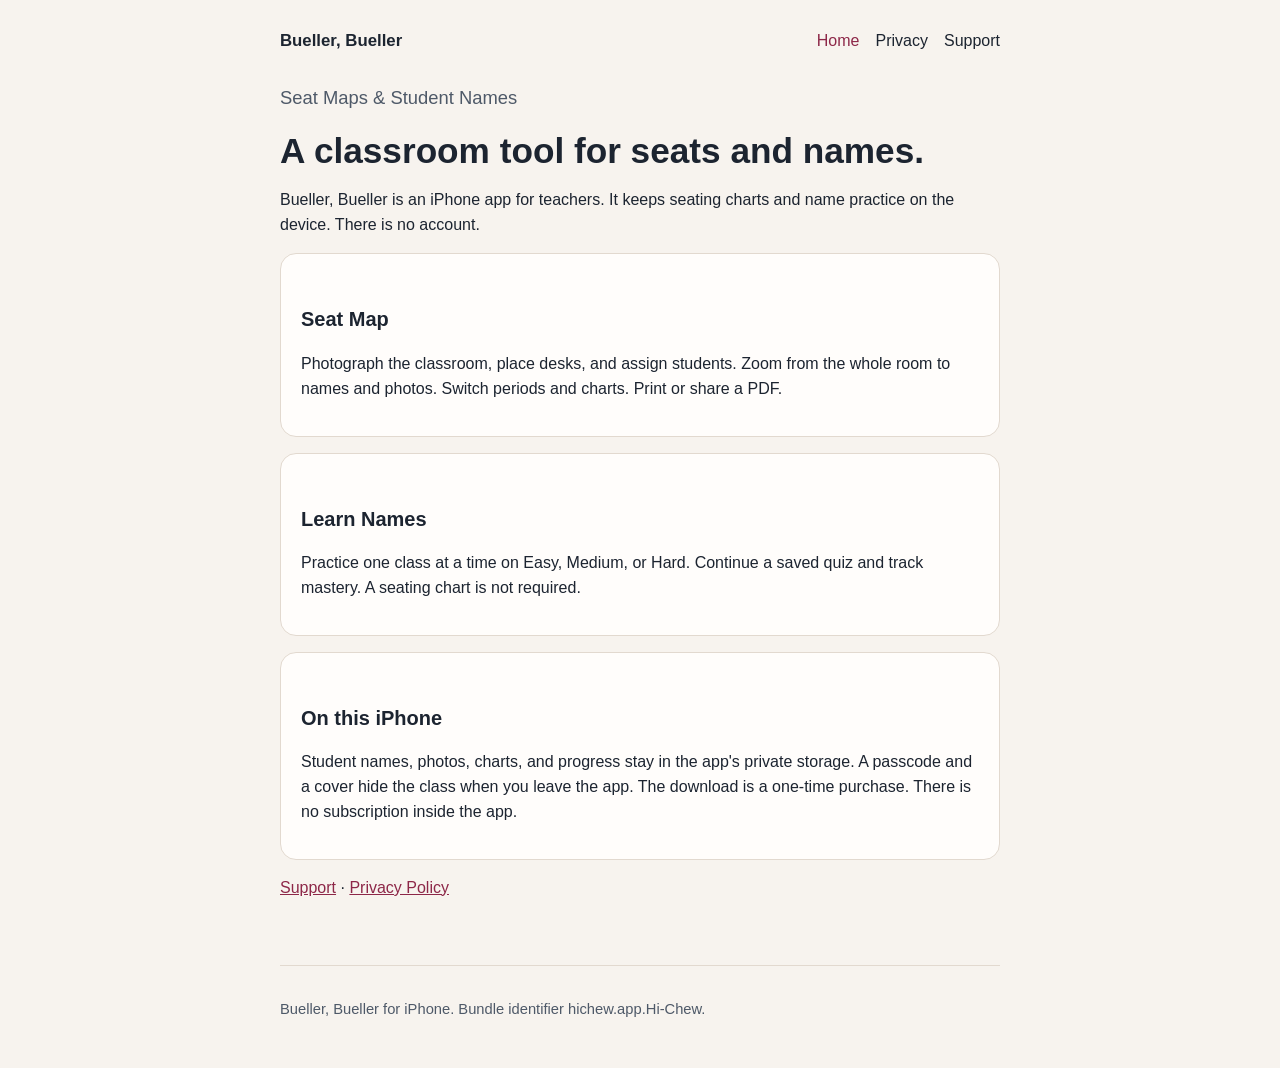
<file: index.html>
<!DOCTYPE html>
<html lang="en">
<head>
  <meta charset="utf-8">
  <meta name="viewport" content="width=device-width, initial-scale=1">
  <title>Bueller, Bueller</title>
  <meta name="description" content="Seat maps and student names for teachers. Records stay on the iPhone.">
  <link rel="stylesheet" href="styles.css">
</head>
<body>
  <header>
    <strong>Bueller, Bueller</strong>
    <nav>
      <a href="index.html" aria-current="page">Home</a>
      <a href="privacy.html">Privacy</a>
      <a href="support.html">Support</a>
    </nav>
  </header>
  <main>
    <p class="lede">Seat Maps &amp; Student Names</p>
    <h1>A classroom tool for seats and names.</h1>
    <p>Bueller, Bueller is an iPhone app for teachers. It keeps seating charts and name practice on the device. There is no account.</p>
    <div class="card">
      <h2>Seat Map</h2>
      <p>Photograph the classroom, place desks, and assign students. Zoom from the whole room to names and photos. Switch periods and charts. Print or share a PDF.</p>
    </div>
    <div class="card">
      <h2>Learn Names</h2>
      <p>Practice one class at a time on Easy, Medium, or Hard. Continue a saved quiz and track mastery. A seating chart is not required.</p>
    </div>
    <div class="card">
      <h2>On this iPhone</h2>
      <p>Student names, photos, charts, and progress stay in the app's private storage. A passcode and a cover hide the class when you leave the app. The download is a one-time purchase. There is no subscription inside the app.</p>
    </div>
    <p><a href="support.html">Support</a> · <a href="privacy.html">Privacy Policy</a></p>
  </main>
  <footer>
    <p>Bueller, Bueller for iPhone. Bundle identifier hichew.app.Hi-Chew.</p>
  </footer>
</body>
</html>
</file>
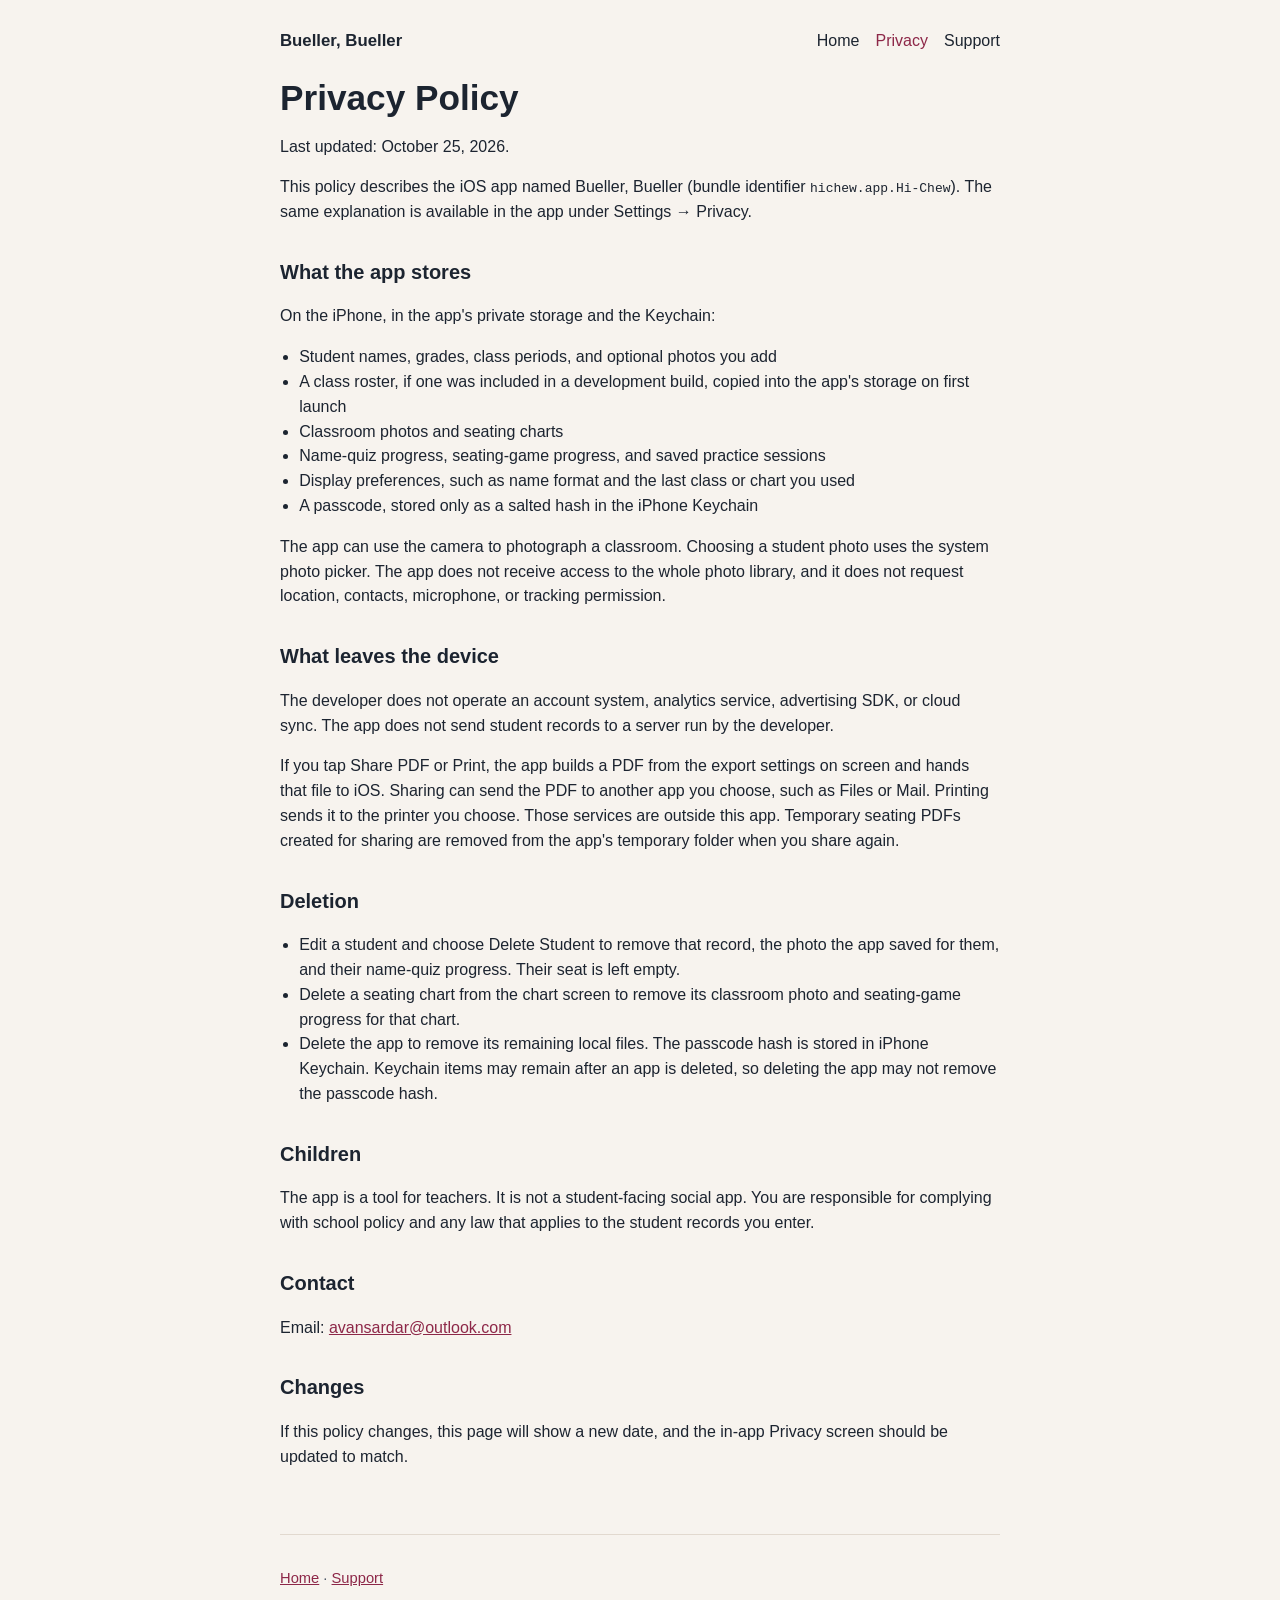
<file: privacy.html>
<!DOCTYPE html>
<html lang="en">
<head>
  <meta charset="utf-8">
  <meta name="viewport" content="width=device-width, initial-scale=1">
  <title>Privacy Policy — Bueller, Bueller</title>
  <link rel="stylesheet" href="styles.css">
</head>
<body>
  <header>
    <strong>Bueller, Bueller</strong>
    <nav>
      <a href="index.html">Home</a>
      <a href="privacy.html" aria-current="page">Privacy</a>
      <a href="support.html">Support</a>
    </nav>
  </header>
  <main>
    <h1>Privacy Policy</h1>
    <p>Last updated: October 25, 2026.</p>
    <p>This policy describes the iOS app named Bueller, Bueller (bundle identifier <code>hichew.app.Hi-Chew</code>). The same explanation is available in the app under Settings → Privacy.</p>

    <h2>What the app stores</h2>
    <p>On the iPhone, in the app's private storage and the Keychain:</p>
    <ul>
      <li>Student names, grades, class periods, and optional photos you add</li>
      <li>A class roster, if one was included in a development build, copied into the app's storage on first launch</li>
      <li>Classroom photos and seating charts</li>
      <li>Name-quiz progress, seating-game progress, and saved practice sessions</li>
      <li>Display preferences, such as name format and the last class or chart you used</li>
      <li>A passcode, stored only as a salted hash in the iPhone Keychain</li>
    </ul>
    <p>The app can use the camera to photograph a classroom. Choosing a student photo uses the system photo picker. The app does not receive access to the whole photo library, and it does not request location, contacts, microphone, or tracking permission.</p>

    <h2>What leaves the device</h2>
    <p>The developer does not operate an account system, analytics service, advertising SDK, or cloud sync. The app does not send student records to a server run by the developer.</p>
    <p>If you tap Share PDF or Print, the app builds a PDF from the export settings on screen and hands that file to iOS. Sharing can send the PDF to another app you choose, such as Files or Mail. Printing sends it to the printer you choose. Those services are outside this app. Temporary seating PDFs created for sharing are removed from the app's temporary folder when you share again.</p>

    <h2>Deletion</h2>
    <ul>
      <li>Edit a student and choose Delete Student to remove that record, the photo the app saved for them, and their name-quiz progress. Their seat is left empty.</li>
      <li>Delete a seating chart from the chart screen to remove its classroom photo and seating-game progress for that chart.</li>
      <li>Delete the app to remove its remaining local files. The passcode hash is stored in iPhone Keychain. Keychain items may remain after an app is deleted, so deleting the app may not remove the passcode hash.</li>
    </ul>

    <h2>Children</h2>
    <p>The app is a tool for teachers. It is not a student-facing social app. You are responsible for complying with school policy and any law that applies to the student records you enter.</p>

    <h2>Contact</h2>
    <p>Email: <a href="mailto:avansardar@outlook.com">avansardar@outlook.com</a></p>

    <h2>Changes</h2>
    <p>If this policy changes, this page will show a new date, and the in-app Privacy screen should be updated to match.</p>
  </main>
  <footer>
    <p><a href="index.html">Home</a> · <a href="support.html">Support</a></p>
  </footer>
</body>
</html>
</file>
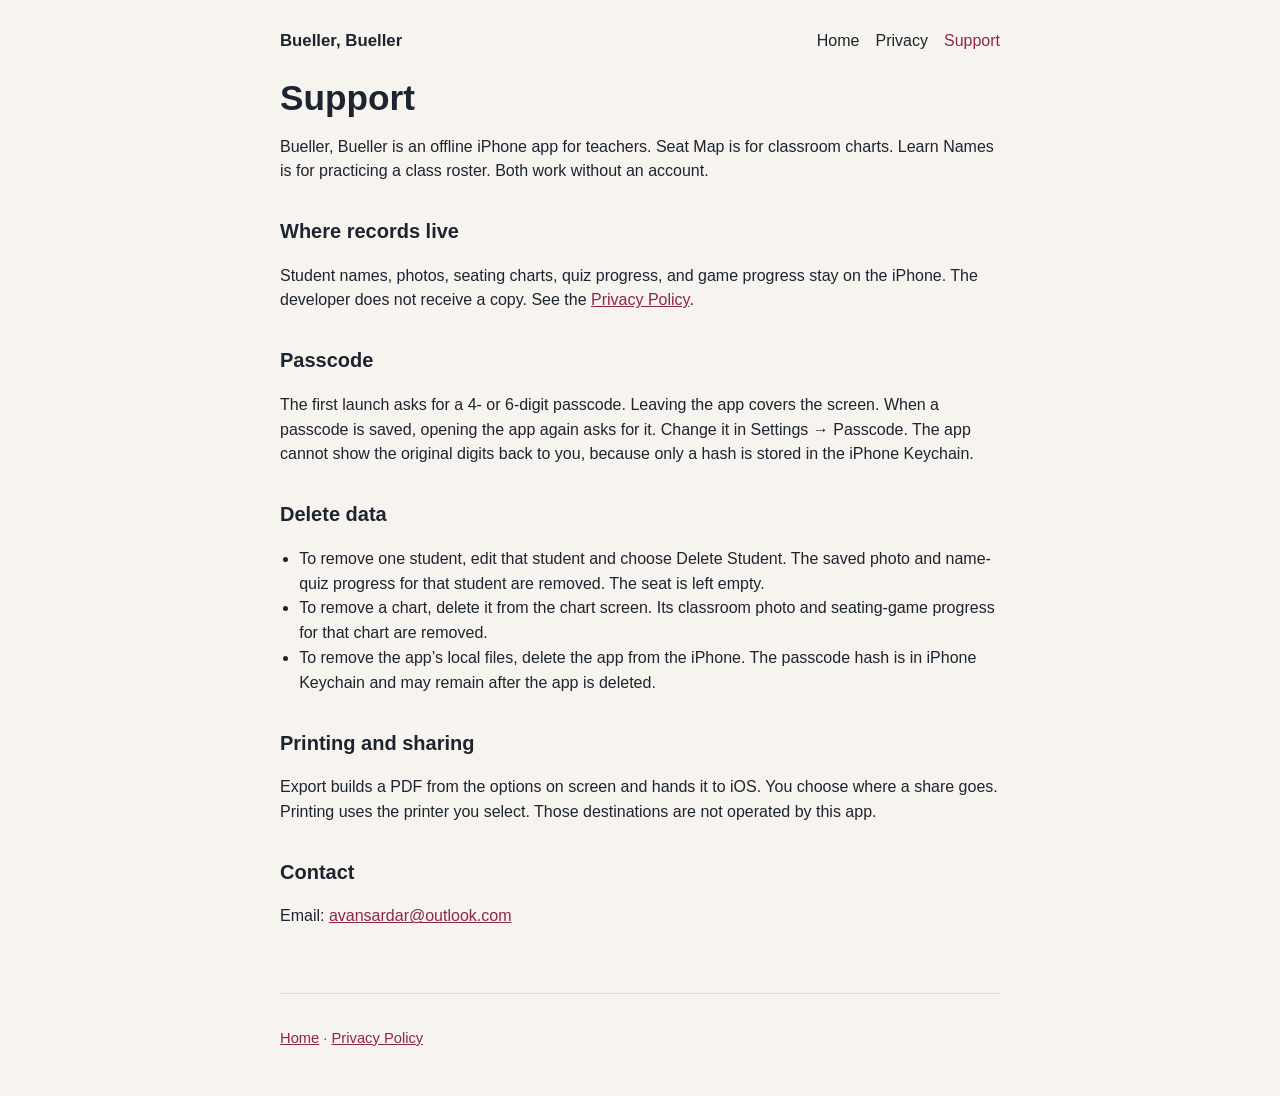
<file: support.html>
<!DOCTYPE html>
<html lang="en">
<head>
  <meta charset="utf-8">
  <meta name="viewport" content="width=device-width, initial-scale=1">
  <title>Support — Bueller, Bueller</title>
  <link rel="stylesheet" href="styles.css">
</head>
<body>
  <header>
    <strong>Bueller, Bueller</strong>
    <nav>
      <a href="index.html">Home</a>
      <a href="privacy.html">Privacy</a>
      <a href="support.html" aria-current="page">Support</a>
    </nav>
  </header>
  <main>
    <h1>Support</h1>
    <p>Bueller, Bueller is an offline iPhone app for teachers. Seat Map is for classroom charts. Learn Names is for practicing a class roster. Both work without an account.</p>

    <h2>Where records live</h2>
    <p>Student names, photos, seating charts, quiz progress, and game progress stay on the iPhone. The developer does not receive a copy. See the <a href="privacy.html">Privacy Policy</a>.</p>

    <h2>Passcode</h2>
    <p>The first launch asks for a 4- or 6-digit passcode. Leaving the app covers the screen. When a passcode is saved, opening the app again asks for it. Change it in Settings → Passcode. The app cannot show the original digits back to you, because only a hash is stored in the iPhone Keychain.</p>

    <h2>Delete data</h2>
    <ul>
      <li>To remove one student, edit that student and choose Delete Student. The saved photo and name-quiz progress for that student are removed. The seat is left empty.</li>
      <li>To remove a chart, delete it from the chart screen. Its classroom photo and seating-game progress for that chart are removed.</li>
      <li>To remove the app’s local files, delete the app from the iPhone. The passcode hash is in iPhone Keychain and may remain after the app is deleted.</li>
    </ul>

    <h2>Printing and sharing</h2>
    <p>Export builds a PDF from the options on screen and hands it to iOS. You choose where a share goes. Printing uses the printer you select. Those destinations are not operated by this app.</p>

    <h2>Contact</h2>
    <p>Email: <a href="mailto:avansardar@outlook.com">avansardar@outlook.com</a></p>
  </main>
  <footer>
    <p><a href="index.html">Home</a> · <a href="privacy.html">Privacy Policy</a></p>
  </footer>
</body>
</html>
</file>
<file: styles.css>
:root {
  color-scheme: light;
  --ink: #1c2430;
  --muted: #4e5968;
  --line: #e2d9cf;
  --paper: #f7f3ee;
  --card: #fffdfb;
  --accent: #8d2748;
}

* { box-sizing: border-box; }

body {
  margin: 0;
  font-family: -apple-system, BlinkMacSystemFont, "Segoe UI", Helvetica, Arial, sans-serif;
  color: var(--ink);
  background: var(--paper);
  line-height: 1.55;
}

a { color: var(--accent); }

header, main, footer {
  width: min(720px, calc(100% - 32px));
  margin-left: auto;
  margin-right: auto;
}

header {
  display: flex;
  justify-content: space-between;
  align-items: baseline;
  gap: 16px;
  padding: 28px 0 12px;
}

header strong { font-size: 1.05rem; }

nav { display: flex; gap: 16px; }

nav a { color: var(--ink); text-decoration: none; }

nav a:hover, nav a[aria-current="page"] { color: var(--accent); }

main { padding-bottom: 48px; }

h1 { font-size: 2.2rem; line-height: 1.15; margin: 12px 0; }

h2 { margin-top: 2rem; font-size: 1.25rem; }

.lede { font-size: 1.15rem; color: var(--muted); }

.card {
  background: var(--card);
  border: 1px solid var(--line);
  border-radius: 16px;
  padding: 18px 20px;
  margin: 16px 0;
}

ul { padding-left: 1.2rem; }

footer {
  border-top: 1px solid var(--line);
  padding: 18px 0 32px;
  color: var(--muted);
  font-size: 0.92rem;
}
</file>
